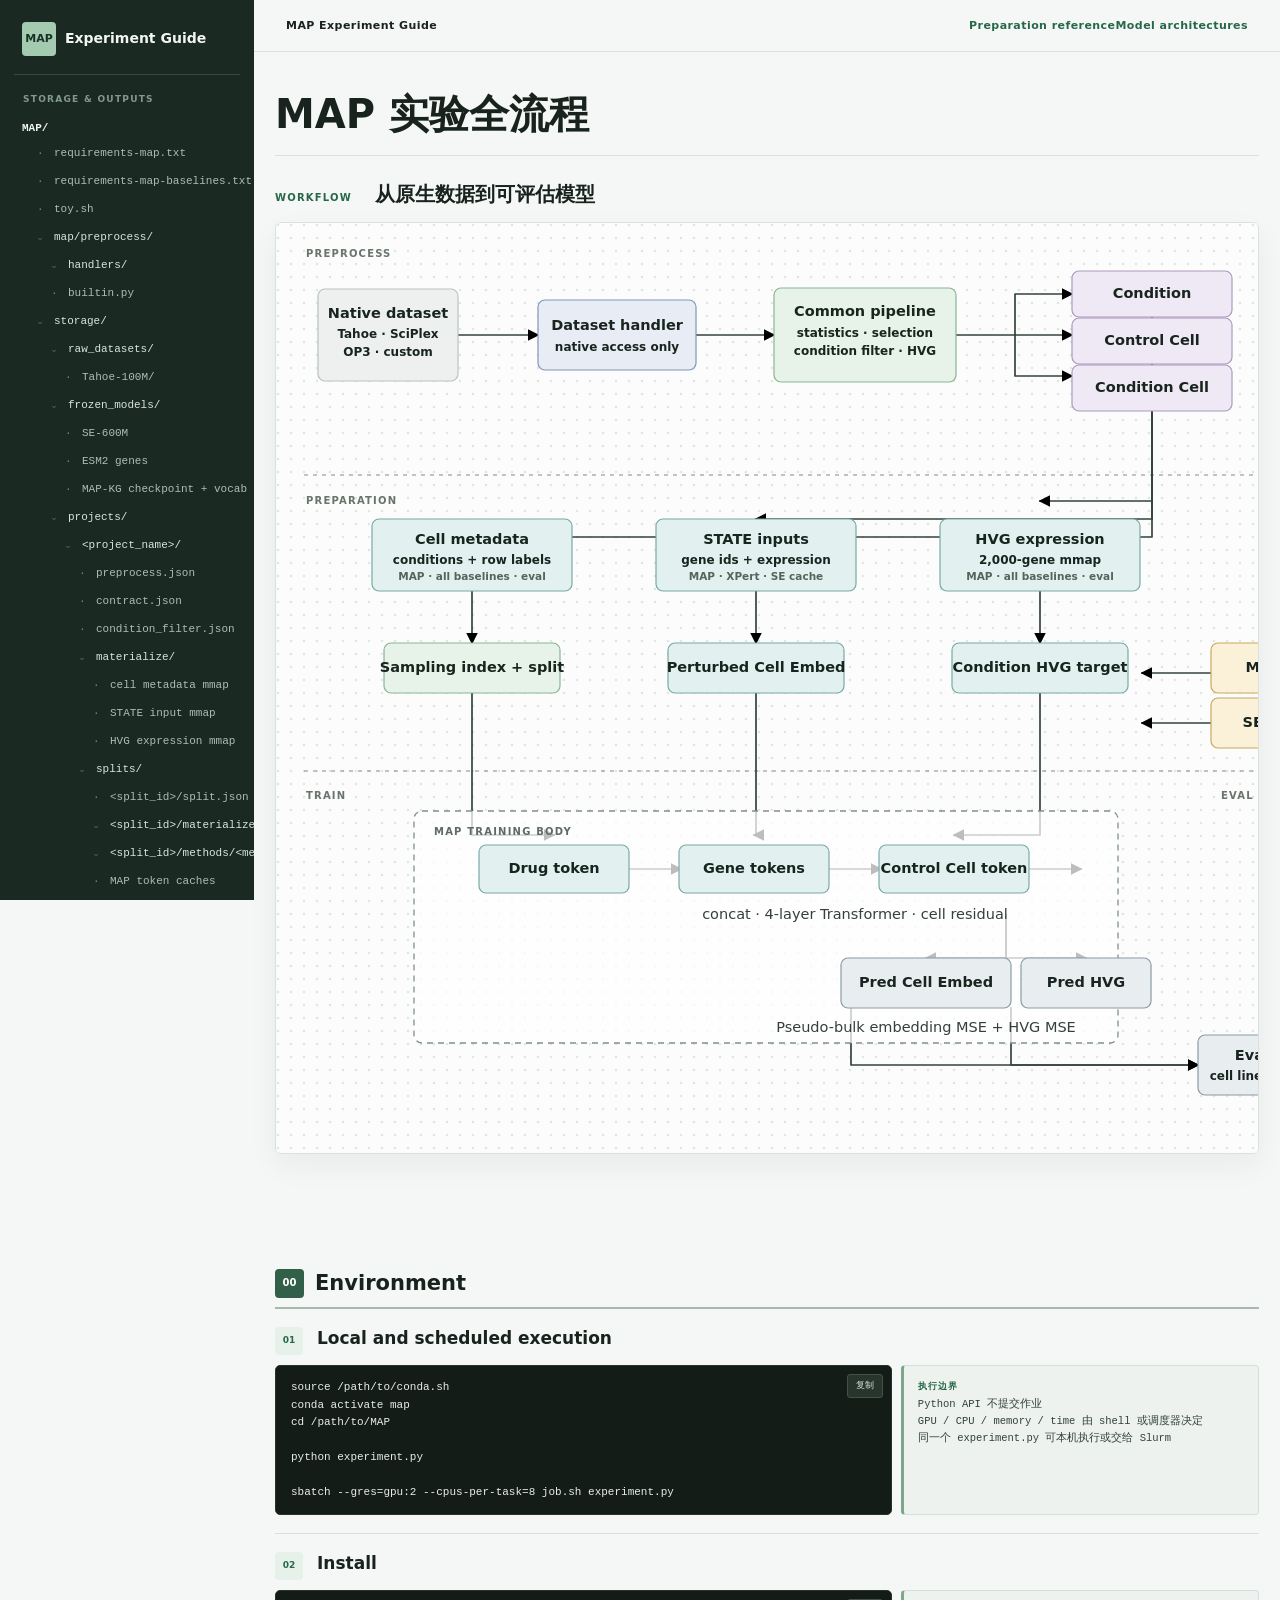
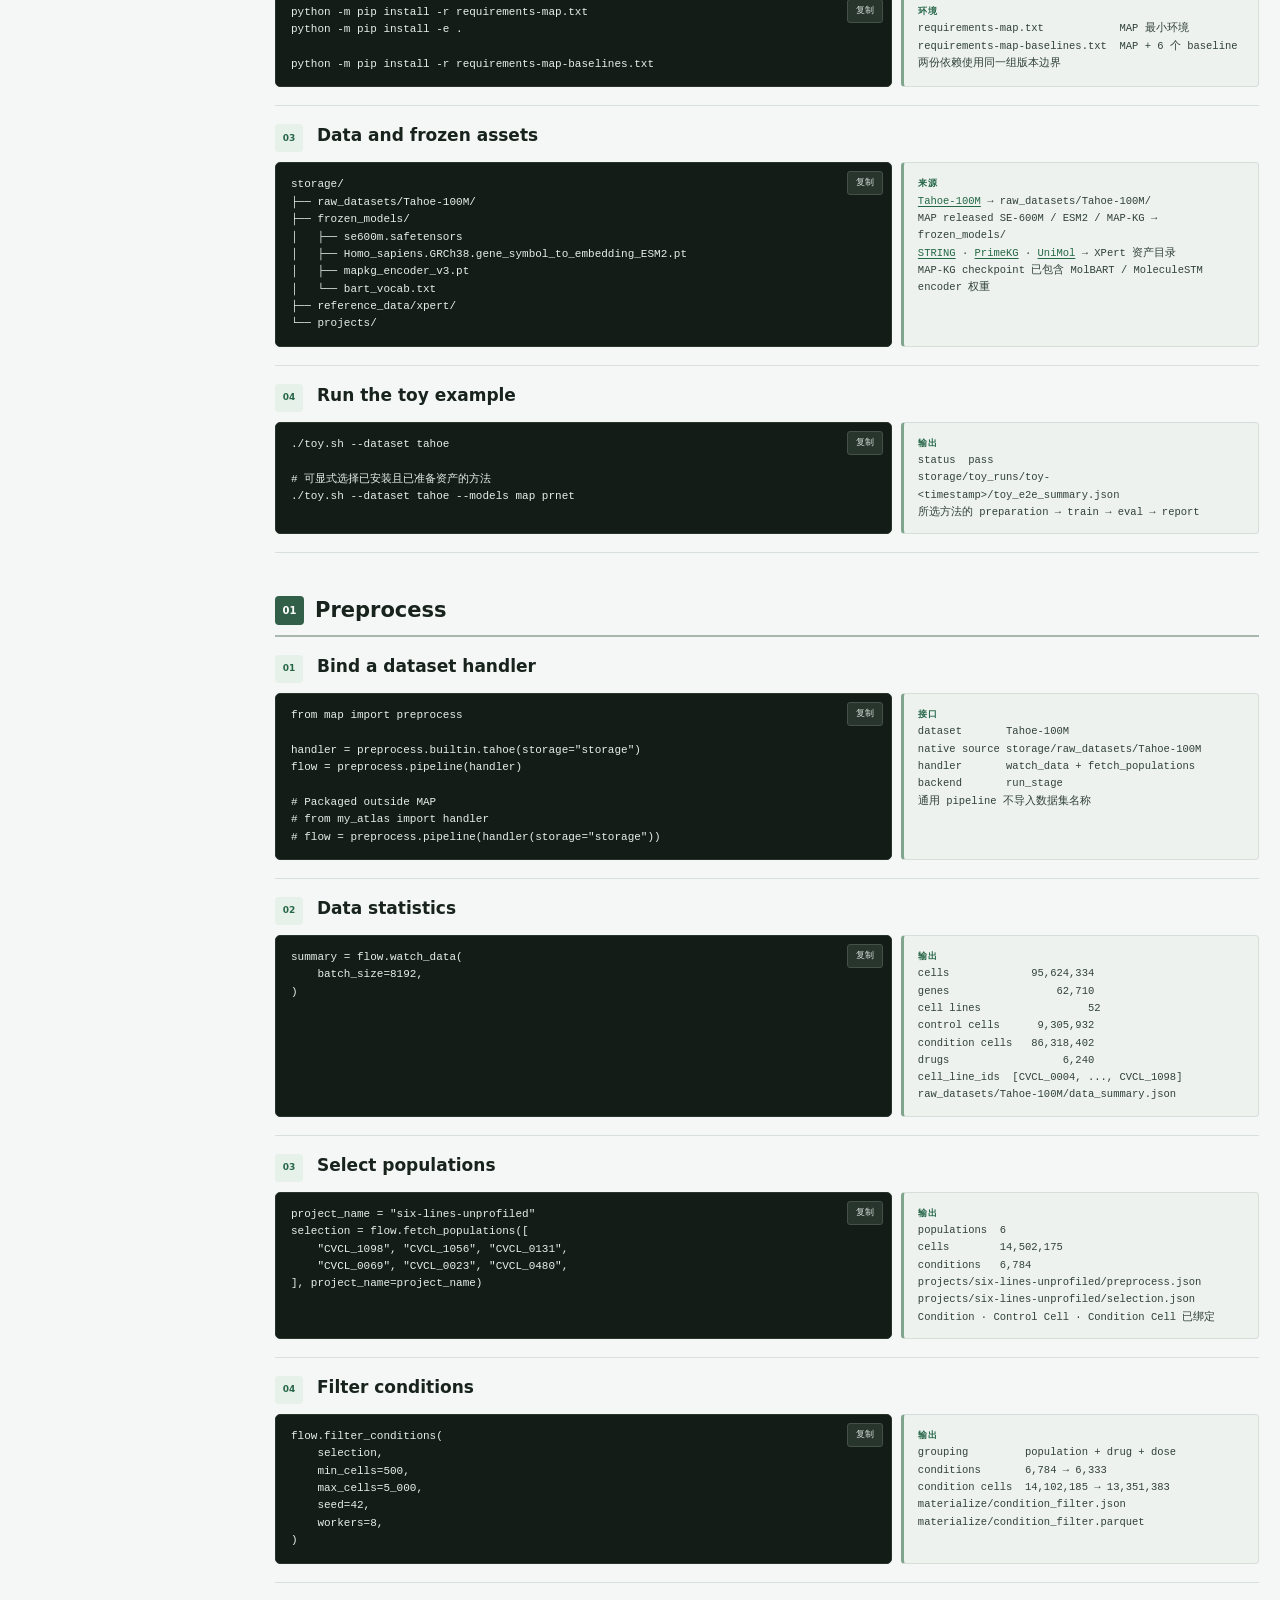
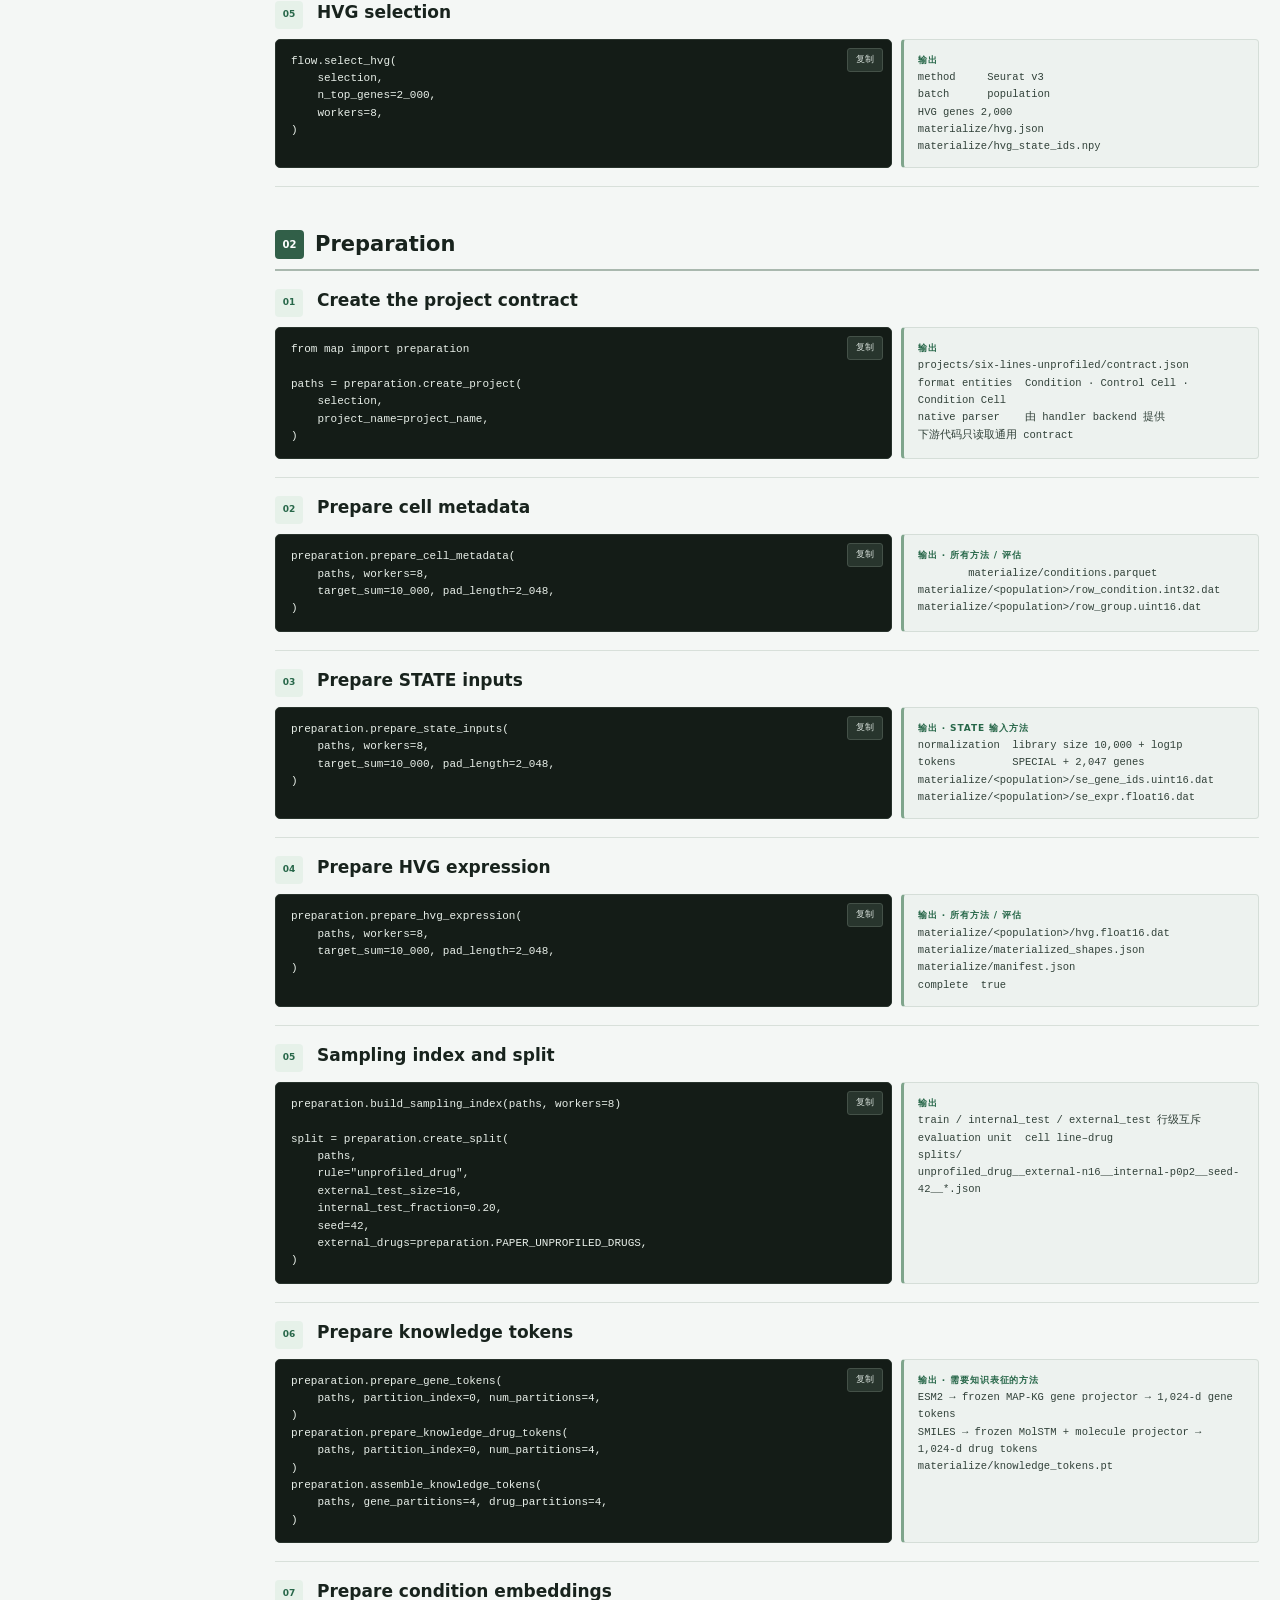
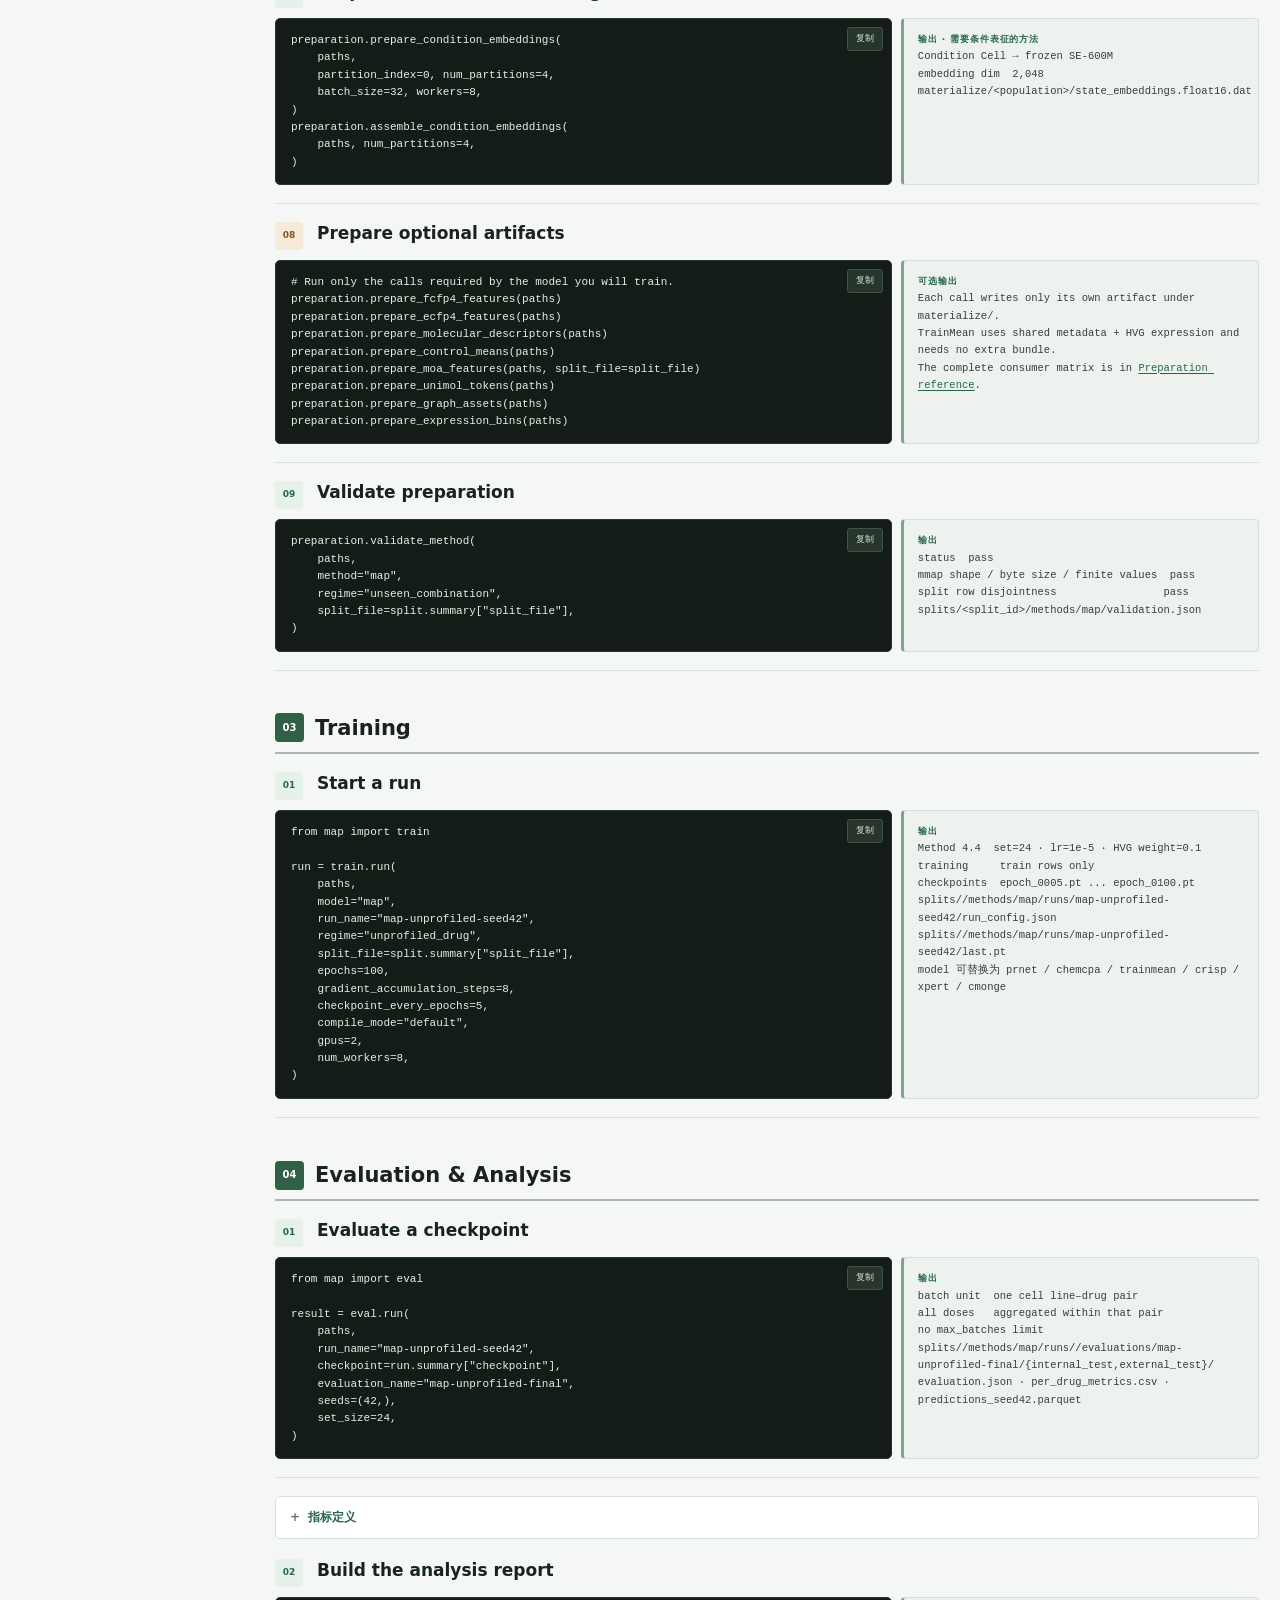
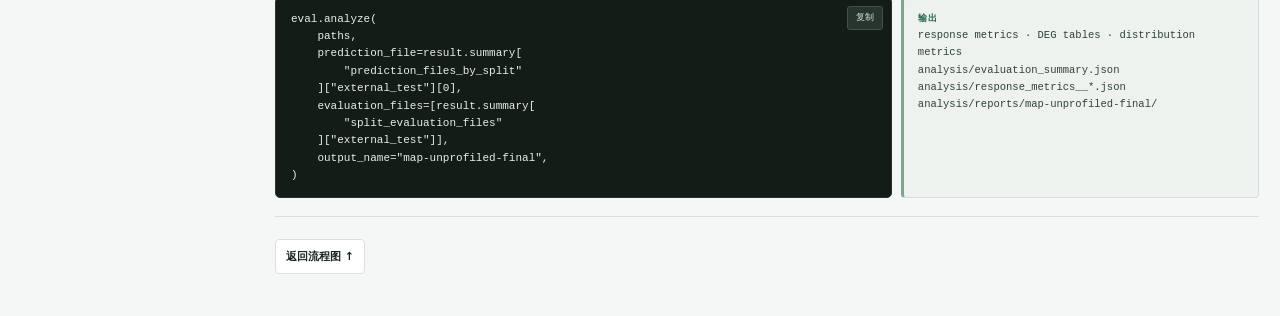
<file: docs/index.html>
<!doctype html>
<html lang="zh-CN">
<head>
  <meta charset="utf-8">
  <meta name="viewport" content="width=device-width,initial-scale=1">
  <title>MAP · 实验教程</title>
  <link rel="stylesheet" href="assets/style.css">
</head>
<body data-page="guide">
<div class="app-shell">
  <aside></aside>
  <main>
    <div class="topbar"><a href="#top">MAP Experiment Guide</a><span><a class="topbar-link" href="preparation.md">Preparation reference</a><a class="topbar-link" href="baselines.html">Model architectures</a></span></div>

    <div class="overview overview-map">
      <header id="top" class="hero map-hero anchor-section"><h1>MAP 实验全流程</h1></header>

      <section class="map-section" aria-labelledby="map-title">
        <div class="section-intro"><span>Workflow</span><h2 id="map-title">从原生数据到可评估模型</h2></div>
        <div class="map-scroll" role="region" aria-label="MAP 通用数据、准备、训练与评估流程" tabindex="0">
          <svg id="entity-workspace" class="map-diagram" viewBox="0 0 1140 930" role="img" aria-labelledby="diagram-title diagram-desc" data-entity="workspace">
            <title id="diagram-title">MAP 通用实验流程</title>
            <desc id="diagram-desc">数据集 handler 把原生数据映射为 Condition、Control Cell 和 Condition Cell，通用流程逐项物化数据并生成缓存，随后进入 MAP 训练、评估和分析。</desc>
            <defs>
              <pattern id="dot-grid" width="13" height="13" patternUnits="userSpaceOnUse"><circle cx="2" cy="2" r="1.35" fill="#dfe7e2"></circle></pattern>
              <marker id="diagram-arrow" viewBox="0 0 8 8" refX="7" refY="4" markerWidth="7" markerHeight="7" orient="auto"><path d="M0 0L8 4L0 8Z"></path></marker>
            </defs>
            <rect width="1140" height="930" fill="#fbfcfb"></rect>
            <rect width="1140" height="930" fill="url(#dot-grid)"></rect>

            <g class="diagram-phase-label">
              <text x="30" y="34">PREPROCESS</text>
              <text x="30" y="281">PREPARATION</text>
              <text x="30" y="576">TRAIN</text>
              <text x="945" y="576">EVAL</text>
            </g>
            <line x1="28" y1="252" x2="1112" y2="252" class="phase-divider"></line>
            <line x1="28" y1="548" x2="1112" y2="548" class="phase-divider"></line>

            <g class="diagram-wires">
              <path d="M182 112H262" class="arrow"></path>
              <path d="M420 112H498" class="arrow"></path>
              <path d="M680 112H739V71H796" class="arrow"></path>
              <path d="M739 112H796" class="arrow"></path>
              <path d="M739 112V153H796" class="arrow"></path>

              <path d="M876 94V314H196" class="arrow"></path>
              <path d="M876 136V296H480" class="arrow"></path>
              <path d="M876 178V278H764" class="arrow"></path>

              <path d="M196 368V420" class="arrow"></path>
              <path d="M480 368V420" class="arrow"></path>
              <path d="M764 368V420" class="arrow"></path>
              <path d="M935 450H866" class="arrow"></path>
              <path d="M935 500H866" class="arrow"></path>
              <path d="M196 470V612H278" class="arrow"></path>
              <path d="M480 470V612H478" class="arrow"></path>
              <path d="M764 470V612H678" class="arrow"></path>

              <path d="M353 646H405" class="arrow"></path>
              <path d="M553 646H605" class="arrow"></path>
              <path d="M753 646H805" class="arrow"></path>
              <path d="M730 692V735H650" class="arrow"></path>
              <path d="M730 692V735H810" class="arrow"></path>
              <path d="M575 785V842H922" class="arrow"></path>
              <path d="M735 785V842H922" class="arrow"></path>
              <path d="M1002 494V842" class="arrow"></path>
            </g>

            <g id="entity-raw" class="diagram-node node-source" data-entity="raw">
              <rect x="42" y="66" width="140" height="92"></rect>
              <text x="112" y="91"><tspan x="112">Native dataset</tspan><tspan x="112" dy="20" class="diagram-small">Tahoe · SciPlex</tspan><tspan x="112" dy="18" class="diagram-small">OP3 · custom</tspan></text>
            </g>
            <g id="entity-handler" class="diagram-node node-handler" data-entity="handler"><rect x="262" y="77" width="158" height="70"></rect><text x="341" y="103"><tspan x="341">Dataset handler</tspan><tspan x="341" dy="21" class="diagram-small">native access only</tspan></text></g>
            <g class="diagram-node node-action"><rect x="498" y="65" width="182" height="94"></rect><text x="589" y="89"><tspan x="589">Common pipeline</tspan><tspan x="589" dy="21" class="diagram-small">statistics · selection</tspan><tspan x="589" dy="18" class="diagram-small">condition filter · HVG</tspan></text></g>

            <g id="entity-condition" class="diagram-node node-contract" data-entity="condition"><rect x="796" y="48" width="160" height="46"></rect><text x="876" y="71">Condition</text></g>
            <g id="entity-control" class="diagram-node node-contract" data-entity="control"><rect x="796" y="95" width="160" height="46"></rect><text x="876" y="118">Control Cell</text></g>
            <g id="entity-condition-cell" class="diagram-node node-contract" data-entity="conditionCell"><rect x="796" y="142" width="160" height="46"></rect><text x="876" y="165">Condition Cell</text></g>

            <g id="entity-cell-metadata" class="diagram-node node-artifact" data-entity="cellMetadata"><rect x="96" y="296" width="200" height="72"></rect><text x="196" y="317"><tspan x="196">Cell metadata</tspan><tspan x="196" dy="20" class="diagram-small">conditions + row labels</tspan><tspan x="196" dy="17" class="diagram-small consumer">MAP · all baselines · eval</tspan></text></g>
            <g id="entity-state-inputs" class="diagram-node node-artifact" data-entity="stateInputs"><rect x="380" y="296" width="200" height="72"></rect><text x="480" y="317"><tspan x="480">STATE inputs</tspan><tspan x="480" dy="20" class="diagram-small">gene ids + expression</tspan><tspan x="480" dy="17" class="diagram-small consumer">MAP · XPert · SE cache</tspan></text></g>
            <g id="entity-hvg-expression" class="diagram-node node-artifact" data-entity="hvgExpression"><rect x="664" y="296" width="200" height="72"></rect><text x="764" y="317"><tspan x="764">HVG expression</tspan><tspan x="764" dy="20" class="diagram-small">2,000-gene mmap</tspan><tspan x="764" dy="17" class="diagram-small consumer">MAP · all baselines · eval</tspan></text></g>

            <g id="entity-splits" class="diagram-node node-action" data-entity="splits"><rect x="108" y="420" width="176" height="50"></rect><text x="196" y="445">Sampling index + split</text></g>
            <g id="entity-cell-cache" class="diagram-node node-artifact" data-entity="cellCache"><rect x="392" y="420" width="176" height="50"></rect><text x="480" y="445">Perturbed Cell Embed</text></g>
            <g id="entity-hvg-target" class="diagram-node node-artifact" data-entity="hvgTarget"><rect x="676" y="420" width="176" height="50"></rect><text x="764" y="445">Condition HVG target</text></g>
            <g id="entity-mapkg" class="diagram-node node-model" data-entity="mapkg"><rect x="935" y="420" width="134" height="50"></rect><text x="1002" y="445">MAP-KG</text></g>
            <g id="entity-se600m" class="diagram-node node-model" data-entity="se600m"><rect x="935" y="475" width="134" height="50"></rect><text x="1002" y="500">SE-600M</text></g>

            <g id="entity-runs" class="training-shell" data-entity="runs"><rect x="138" y="588" width="704" height="232"></rect><text x="158" y="612">MAP TRAINING BODY</text></g>
            <g id="entity-drug-cache" class="diagram-node node-artifact" data-entity="drugCache"><rect x="203" y="622" width="150" height="48"></rect><text x="278" y="646">Drug token</text></g>
            <g id="entity-gene-cache" class="diagram-node node-artifact" data-entity="geneCache"><rect x="403" y="622" width="150" height="48"></rect><text x="478" y="646">Gene tokens</text></g>
            <g id="entity-control-cache" class="diagram-node node-artifact" data-entity="controlCache"><rect x="603" y="622" width="150" height="48"></rect><text x="678" y="646">Control Cell token</text></g>
            <g class="internal-text"><text x="579" y="692">concat · 4-layer Transformer · cell residual</text></g>
            <g class="diagram-node node-evaluation"><rect x="565" y="735" width="170" height="50"></rect><text x="650" y="760">Pred Cell Embed</text></g>
            <g class="diagram-node node-evaluation"><rect x="745" y="735" width="130" height="50"></rect><text x="810" y="760">Pred HVG</text></g>
            <g class="internal-text"><text x="650" y="805">Pseudo-bulk embedding MSE + HVG MSE</text></g>

            <g id="entity-evaluations" class="diagram-node node-evaluation" data-entity="evaluations"><rect x="922" y="812" width="160" height="60"></rect><text x="1002" y="833"><tspan x="1002">Evaluation</tspan><tspan x="1002" dy="20" class="diagram-small">cell line–drug + DEG</tspan></text></g>
          </svg>
        </div>
      </section>
    </div>

    <div class="guide-page concise-guide">
      <header id="environment" class="detail-stage"><span>00</span><h2>Environment</h2></header>

      <section id="stage-jobs" class="chapter-section anchor-section lesson">
        <div class="lesson-head"><span>01</span><div><h2>Local and scheduled execution</h2></div></div>
        <div class="lesson-body"><div class="code-block"><button class="copy" type="button">复制</button><pre><code>source /path/to/conda.sh
conda activate map
cd /path/to/MAP

python experiment.py

sbatch --gres=gpu:2 --cpus-per-task=8 job.sh experiment.py</code></pre></div><pre class="real-output"><b>执行边界</b>
Python API 不提交作业
GPU / CPU / memory / time 由 shell 或调度器决定
同一个 experiment.py 可本机执行或交给 Slurm</pre></div>
      </section>

      <section id="install" class="chapter-section anchor-section lesson">
        <div class="lesson-head"><span>02</span><div><h2>Install</h2></div></div>
        <div class="lesson-body"><div class="code-block"><button class="copy" type="button">复制</button><pre><code>python -m pip install -r requirements-map.txt
python -m pip install -e .

python -m pip install -r requirements-map-baselines.txt</code></pre></div><pre class="real-output"><b>环境</b>
requirements-map.txt            MAP 最小环境
requirements-map-baselines.txt  MAP + 6 个 baseline
两份依赖使用同一组版本边界</pre></div>
      </section>

      <section id="assets" class="chapter-section anchor-section lesson">
        <div class="lesson-head"><span>03</span><div><h2>Data and frozen assets</h2></div></div>
        <div class="lesson-body"><div class="code-block"><button class="copy" type="button">复制</button><pre><code>storage/
├── raw_datasets/Tahoe-100M/
├── frozen_models/
│   ├── se600m.safetensors
│   ├── Homo_sapiens.GRCh38.gene_symbol_to_embedding_ESM2.pt
│   ├── mapkg_encoder_v3.pt
│   └── bart_vocab.txt
├── reference_data/xpert/
└── projects/</code></pre></div><pre class="real-output"><b>来源</b>
<a href="https://huggingface.co/datasets/tahoebio/Tahoe-100M">Tahoe-100M</a> → raw_datasets/Tahoe-100M/
MAP released SE-600M / ESM2 / MAP-KG → frozen_models/
<a href="https://stringdb-downloads.org/download/protein.links.v12.0/9606.protein.links.v12.0.txt.gz">STRING</a> · <a href="https://dataverse.harvard.edu/api/access/datafile/6180620">PrimeKG</a> · <a href="https://huggingface.co/dptech/Uni-Mol-Models/resolve/main/mol_pre_all_h_220816.pt">UniMol</a> → XPert 资产目录
MAP-KG checkpoint 已包含 MolBART / MoleculeSTM encoder 权重</pre></div>
      </section>

      <section id="toy-workflow" class="chapter-section anchor-section lesson">
        <div class="lesson-head"><span>04</span><div><h2>Run the toy example</h2></div></div>
        <div class="lesson-body"><div class="code-block"><button class="copy" type="button">复制</button><pre><code>./toy.sh --dataset tahoe

# 可显式选择已安装且已准备资产的方法
./toy.sh --dataset tahoe --models map prnet</code></pre></div><pre class="real-output"><b>输出</b>
status  pass
storage/toy_runs/toy-&lt;timestamp&gt;/toy_e2e_summary.json
所选方法的 preparation → train → eval → report</pre></div>
      </section>

      <header id="preprocess" class="detail-stage"><span>01</span><h2>Preprocess</h2></header>

      <section id="bind-handler" class="chapter-section anchor-section lesson">
        <div class="lesson-head"><span>01</span><div><h2>Bind a dataset handler</h2></div></div>
        <div class="lesson-body"><div class="code-block"><button class="copy" type="button">复制</button><pre><code>from map import preprocess

handler = preprocess.builtin.tahoe(storage="storage")
flow = preprocess.pipeline(handler)

# Packaged outside MAP
# from my_atlas import handler
# flow = preprocess.pipeline(handler(storage="storage"))</code></pre></div><pre class="real-output"><b>接口</b>
dataset       Tahoe-100M
native source storage/raw_datasets/Tahoe-100M
handler       watch_data + fetch_populations
backend       run_stage
通用 pipeline 不导入数据集名称</pre></div>
      </section>

      <section id="data-statistics" class="chapter-section anchor-section lesson">
        <div class="lesson-head"><span>02</span><div><h2>Data statistics</h2></div></div>
        <div class="lesson-body"><div class="code-block"><button class="copy" type="button">复制</button><pre><code>summary = flow.watch_data(
    batch_size=8192,
)</code></pre></div><pre class="real-output"><b>输出</b>
cells             95,624,334
genes                 62,710
cell lines                 52
control cells      9,305,932
condition cells   86,318,402
drugs                  6,240
cell_line_ids  [CVCL_0004, ..., CVCL_1098]
raw_datasets/Tahoe-100M/data_summary.json</pre></div>
      </section>

      <section id="fetch-populations" class="chapter-section anchor-section lesson">
        <div class="lesson-head"><span>03</span><div><h2>Select populations</h2></div></div>
        <div class="lesson-body"><div class="code-block"><button class="copy" type="button">复制</button><pre><code>project_name = "six-lines-unprofiled"
selection = flow.fetch_populations([
    "CVCL_1098", "CVCL_1056", "CVCL_0131",
    "CVCL_0069", "CVCL_0023", "CVCL_0480",
], project_name=project_name)</code></pre></div><pre class="real-output"><b>输出</b>
populations  6
cells        14,502,175
conditions   6,784
projects/six-lines-unprofiled/preprocess.json
projects/six-lines-unprofiled/selection.json
Condition · Control Cell · Condition Cell 已绑定</pre></div>
      </section>

      <section id="filter-conditions" class="chapter-section anchor-section lesson">
        <div class="lesson-head"><span>04</span><div><h2>Filter conditions</h2></div></div>
        <div class="lesson-body"><div class="code-block"><button class="copy" type="button">复制</button><pre><code>flow.filter_conditions(
    selection,
    min_cells=500,
    max_cells=5_000,
    seed=42,
    workers=8,
)</code></pre></div><pre class="real-output"><b>输出</b>
grouping         population + drug + dose
conditions       6,784 → 6,333
condition cells  14,102,185 → 13,351,383
materialize/condition_filter.json
materialize/condition_filter.parquet</pre></div>
      </section>

      <section id="hvg-selection" class="chapter-section anchor-section lesson">
        <div class="lesson-head"><span>05</span><div><h2>HVG selection</h2></div></div>
        <div class="lesson-body"><div class="code-block"><button class="copy" type="button">复制</button><pre><code>flow.select_hvg(
    selection,
    n_top_genes=2_000,
    workers=8,
)</code></pre></div><pre class="real-output"><b>输出</b>
method     Seurat v3
batch      population
HVG genes 2,000
materialize/hvg.json
materialize/hvg_state_ids.npy</pre></div>
      </section>

      <header id="preparation" class="detail-stage"><span>02</span><h2>Preparation</h2></header>

      <section id="create-project" class="chapter-section anchor-section lesson">
        <div class="lesson-head"><span>01</span><div><h2>Create the project contract</h2></div></div>
        <div class="lesson-body"><div class="code-block"><button class="copy" type="button">复制</button><pre><code>from map import preparation

paths = preparation.create_project(
    selection,
    project_name=project_name,
)</code></pre></div><pre class="real-output"><b>输出</b>
projects/six-lines-unprofiled/contract.json
format entities  Condition · Control Cell · Condition Cell
native parser    由 handler backend 提供
下游代码只读取通用 contract</pre></div>
      </section>

      <section id="materialize-cell-metadata" class="chapter-section anchor-section lesson">
        <div class="lesson-head"><span>02</span><div><h2>Prepare cell metadata</h2></div></div>
        <div class="lesson-body"><div class="code-block"><button class="copy" type="button">复制</button><pre><code>preparation.prepare_cell_metadata(
    paths, workers=8,
    target_sum=10_000, pad_length=2_048,
)</code></pre></div><pre class="real-output"><b>输出 · 所有方法 / 评估</b>
        materialize/conditions.parquet
materialize/&lt;population&gt;/row_condition.int32.dat
materialize/&lt;population&gt;/row_group.uint16.dat</pre></div>
      </section>

      <section id="materialize-state-inputs" class="chapter-section anchor-section lesson">
        <div class="lesson-head"><span>03</span><div><h2>Prepare STATE inputs</h2></div></div>
        <div class="lesson-body"><div class="code-block"><button class="copy" type="button">复制</button><pre><code>preparation.prepare_state_inputs(
    paths, workers=8,
    target_sum=10_000, pad_length=2_048,
)</code></pre></div><pre class="real-output"><b>输出 · STATE 输入方法</b>
normalization  library size 10,000 + log1p
tokens         SPECIAL + 2,047 genes
materialize/&lt;population&gt;/se_gene_ids.uint16.dat
materialize/&lt;population&gt;/se_expr.float16.dat</pre></div>
      </section>

      <section id="materialize-hvg-expression" class="chapter-section anchor-section lesson">
        <div class="lesson-head"><span>04</span><div><h2>Prepare HVG expression</h2></div></div>
        <div class="lesson-body"><div class="code-block"><button class="copy" type="button">复制</button><pre><code>preparation.prepare_hvg_expression(
    paths, workers=8,
    target_sum=10_000, pad_length=2_048,
)</code></pre></div><pre class="real-output"><b>输出 · 所有方法 / 评估</b>
materialize/&lt;population&gt;/hvg.float16.dat
materialize/materialized_shapes.json
materialize/manifest.json
complete  true</pre></div>
      </section>

      <section id="sampling-split" class="chapter-section anchor-section lesson">
        <div class="lesson-head"><span>05</span><div><h2>Sampling index and split</h2></div></div>
        <div class="lesson-body"><div class="code-block"><button class="copy" type="button">复制</button><pre><code>preparation.build_sampling_index(paths, workers=8)

split = preparation.create_split(
    paths,
    rule="unprofiled_drug",
    external_test_size=16,
    internal_test_fraction=0.20,
    seed=42,
    external_drugs=preparation.PAPER_UNPROFILED_DRUGS,
)</code></pre></div><pre class="real-output"><b>输出</b>
train / internal_test / external_test 行级互斥
evaluation unit  cell line–drug
splits/
unprofiled_drug__external-n16__internal-p0p2__seed-42__*.json</pre></div>
      </section>

      <section id="knowledge-cache" class="chapter-section anchor-section lesson">
        <div class="lesson-head"><span>06</span><div><h2>Prepare knowledge tokens</h2></div></div>
        <div class="lesson-body"><div class="code-block"><button class="copy" type="button">复制</button><pre><code>preparation.prepare_gene_tokens(
    paths, partition_index=0, num_partitions=4,
)
preparation.prepare_knowledge_drug_tokens(
    paths, partition_index=0, num_partitions=4,
)
preparation.assemble_knowledge_tokens(
    paths, gene_partitions=4, drug_partitions=4,
)</code></pre></div><pre class="real-output"><b>输出 · 需要知识表征的方法</b>
ESM2 → frozen MAP-KG gene projector → 1,024-d gene tokens
SMILES → frozen MolSTM + molecule projector → 1,024-d drug tokens
materialize/knowledge_tokens.pt</pre></div>
      </section>

      <section id="state-cache" class="chapter-section anchor-section lesson">
        <div class="lesson-head"><span>07</span><div><h2>Prepare condition embeddings</h2></div></div>
        <div class="lesson-body"><div class="code-block"><button class="copy" type="button">复制</button><pre><code>preparation.prepare_condition_embeddings(
    paths,
    partition_index=0, num_partitions=4,
    batch_size=32, workers=8,
)
preparation.assemble_condition_embeddings(
    paths, num_partitions=4,
)</code></pre></div><pre class="real-output"><b>输出 · 需要条件表征的方法</b>
Condition Cell → frozen SE-600M
embedding dim  2,048
materialize/&lt;population&gt;/state_embeddings.float16.dat</pre></div>
      </section>

      <section id="baseline-preparation" class="chapter-section anchor-section lesson optional-lesson">
        <div class="lesson-head"><span>08</span><div><h2>Prepare optional artifacts</h2></div></div>
        <div class="lesson-body"><div class="code-block"><button class="copy" type="button">复制</button><pre><code># Run only the calls required by the model you will train.
preparation.prepare_fcfp4_features(paths)
preparation.prepare_ecfp4_features(paths)
preparation.prepare_molecular_descriptors(paths)
preparation.prepare_control_means(paths)
preparation.prepare_moa_features(paths, split_file=split_file)
preparation.prepare_unimol_tokens(paths)
preparation.prepare_graph_assets(paths)
preparation.prepare_expression_bins(paths)</code></pre></div><pre class="real-output"><b>可选输出</b>
Each call writes only its own artifact under materialize/.
TrainMean uses shared metadata + HVG expression and needs no extra bundle.
The complete consumer matrix is in <a href="preparation.md">Preparation reference</a>.</pre></div>
      </section>

      <section id="validate" class="chapter-section anchor-section lesson">
        <div class="lesson-head"><span>09</span><div><h2>Validate preparation</h2></div></div>
        <div class="lesson-body"><div class="code-block"><button class="copy" type="button">复制</button><pre><code>preparation.validate_method(
    paths,
    method="map",
    regime="unseen_combination",
    split_file=split.summary["split_file"],
)</code></pre></div><pre class="real-output"><b>输出</b>
status  pass
mmap shape / byte size / finite values  pass
split row disjointness                 pass
splits/&lt;split_id&gt;/methods/map/validation.json</pre></div>
      </section>

      <header id="train" class="detail-stage"><span>03</span><h2>Training</h2></header>
      <section id="train-run" class="chapter-section anchor-section lesson">
        <div class="lesson-head"><span>01</span><div><h2>Start a run</h2></div></div>
        <div class="lesson-body"><div class="code-block"><button class="copy" type="button">复制</button><pre><code>from map import train

run = train.run(
    paths,
    model="map",
    run_name="map-unprofiled-seed42",
    regime="unprofiled_drug",
    split_file=split.summary["split_file"],
    epochs=100,
    gradient_accumulation_steps=8,
    checkpoint_every_epochs=5,
    compile_mode="default",
    gpus=2,
    num_workers=8,
)</code></pre></div><pre class="real-output"><b>输出</b>
Method 4.4  set=24 · lr=1e-5 · HVG weight=0.1
training     train rows only
checkpoints  epoch_0005.pt ... epoch_0100.pt
splits/<split_id>/methods/map/runs/map-unprofiled-seed42/run_config.json
splits/<split_id>/methods/map/runs/map-unprofiled-seed42/last.pt
model 可替换为 prnet / chemcpa / trainmean / crisp / xpert / cmonge</pre></div>
      </section>

      <header id="evaluation" class="detail-stage"><span>04</span><h2>Evaluation &amp; Analysis</h2></header>
      <section id="evaluate-run" class="chapter-section anchor-section lesson">
        <div class="lesson-head"><span>01</span><div><h2>Evaluate a checkpoint</h2></div></div>
        <div class="lesson-body"><div class="code-block"><button class="copy" type="button">复制</button><pre><code>from map import eval

result = eval.run(
    paths,
    run_name="map-unprofiled-seed42",
    checkpoint=run.summary["checkpoint"],
    evaluation_name="map-unprofiled-final",
    seeds=(42,),
    set_size=24,
)</code></pre></div><pre class="real-output"><b>输出</b>
batch unit  one cell line–drug pair
all doses   aggregated within that pair
no max_batches limit
splits/<split_id>/methods/map/runs/<run_name>/evaluations/map-unprofiled-final/{internal_test,external_test}/
evaluation.json · per_drug_metrics.csv · predictions_seed42.parquet</pre></div>
      </section>

      <details class="metric-definitions">
        <summary>指标定义</summary>
        <div class="metric-table-wrap"><table>
          <thead><tr><th>指标</th><th>方向</th><th>口径</th></tr></thead>
          <tbody>
            <tr><td>HVG Pearson Δ</td><td>↑</td><td>HVG 预测与真实扰动响应的 Pearson 相关。</td></tr>
            <tr><td>HVG Direction Accuracy</td><td>↑</td><td>HVG 上调、下调或不变方向一致率。</td></tr>
            <tr><td>HVG PDS</td><td>↑</td><td>原论文 Manhattan 距离的扰动识别分数。</td></tr>
            <tr><td>Top-k DEG Pearson Δ</td><td>↑</td><td>同一 cell line–drug 的显著 DEG 中按真实效应量取前 k。</td></tr>
            <tr><td>Top-k DEG Direction / Overlap</td><td>↑</td><td>Top-k DEG 方向一致率与集合重叠。</td></tr>
            <tr><td>DEG AUROC / AUPRC</td><td>↑</td><td>预测效应量识别显著 DEG 的排序能力。</td></tr>
            <tr><td>R² / PCC</td><td>↑</td><td>预测与真实表达的决定系数 / Pearson 相关。</td></tr>
            <tr><td>MSE</td><td>↓</td><td>预测与真实表达均方误差。</td></tr>
            <tr><td>Wasserstein / MMD / Sinkhorn</td><td>↓</td><td>预测与真实单细胞分布距离。</td></tr>
            <tr><td>CSS</td><td>↓</td><td>协方差结构的归一化 Frobenius 差异。</td></tr>
            <tr><td>Disentanglement / Biological</td><td>↑</td><td>因素分离程度与细胞群体响应综合分数。</td></tr>
            <tr><td>Throughput / Peak GPU memory</td><td>↑ / ↓</td><td>每秒完成的 cell line–drug 条件与峰值显存。</td></tr>
          </tbody>
        </table></div>
      </details>

      <section id="analysis" class="chapter-section anchor-section lesson">
        <div class="lesson-head"><span>02</span><div><h2>Build the analysis report</h2></div></div>
        <div class="lesson-body"><div class="code-block"><button class="copy" type="button">复制</button><pre><code>eval.analyze(
    paths,
    prediction_file=result.summary[
        "prediction_files_by_split"
    ]["external_test"][0],
    evaluation_files=[result.summary[
        "split_evaluation_files"
    ]["external_test"]],
    output_name="map-unprofiled-final",
)</code></pre></div><pre class="real-output"><b>输出</b>
response metrics · DEG tables · distribution metrics
analysis/evaluation_summary.json
analysis/response_metrics__*.json
analysis/reports/map-unprofiled-final/</pre></div>
      </section>

      <nav class="details-footer"><a href="#top">返回流程图 ↑</a></nav>
    </div>
  </main>
</div>
<script src="assets/site.js"></script>
</body>
</html>
</file>
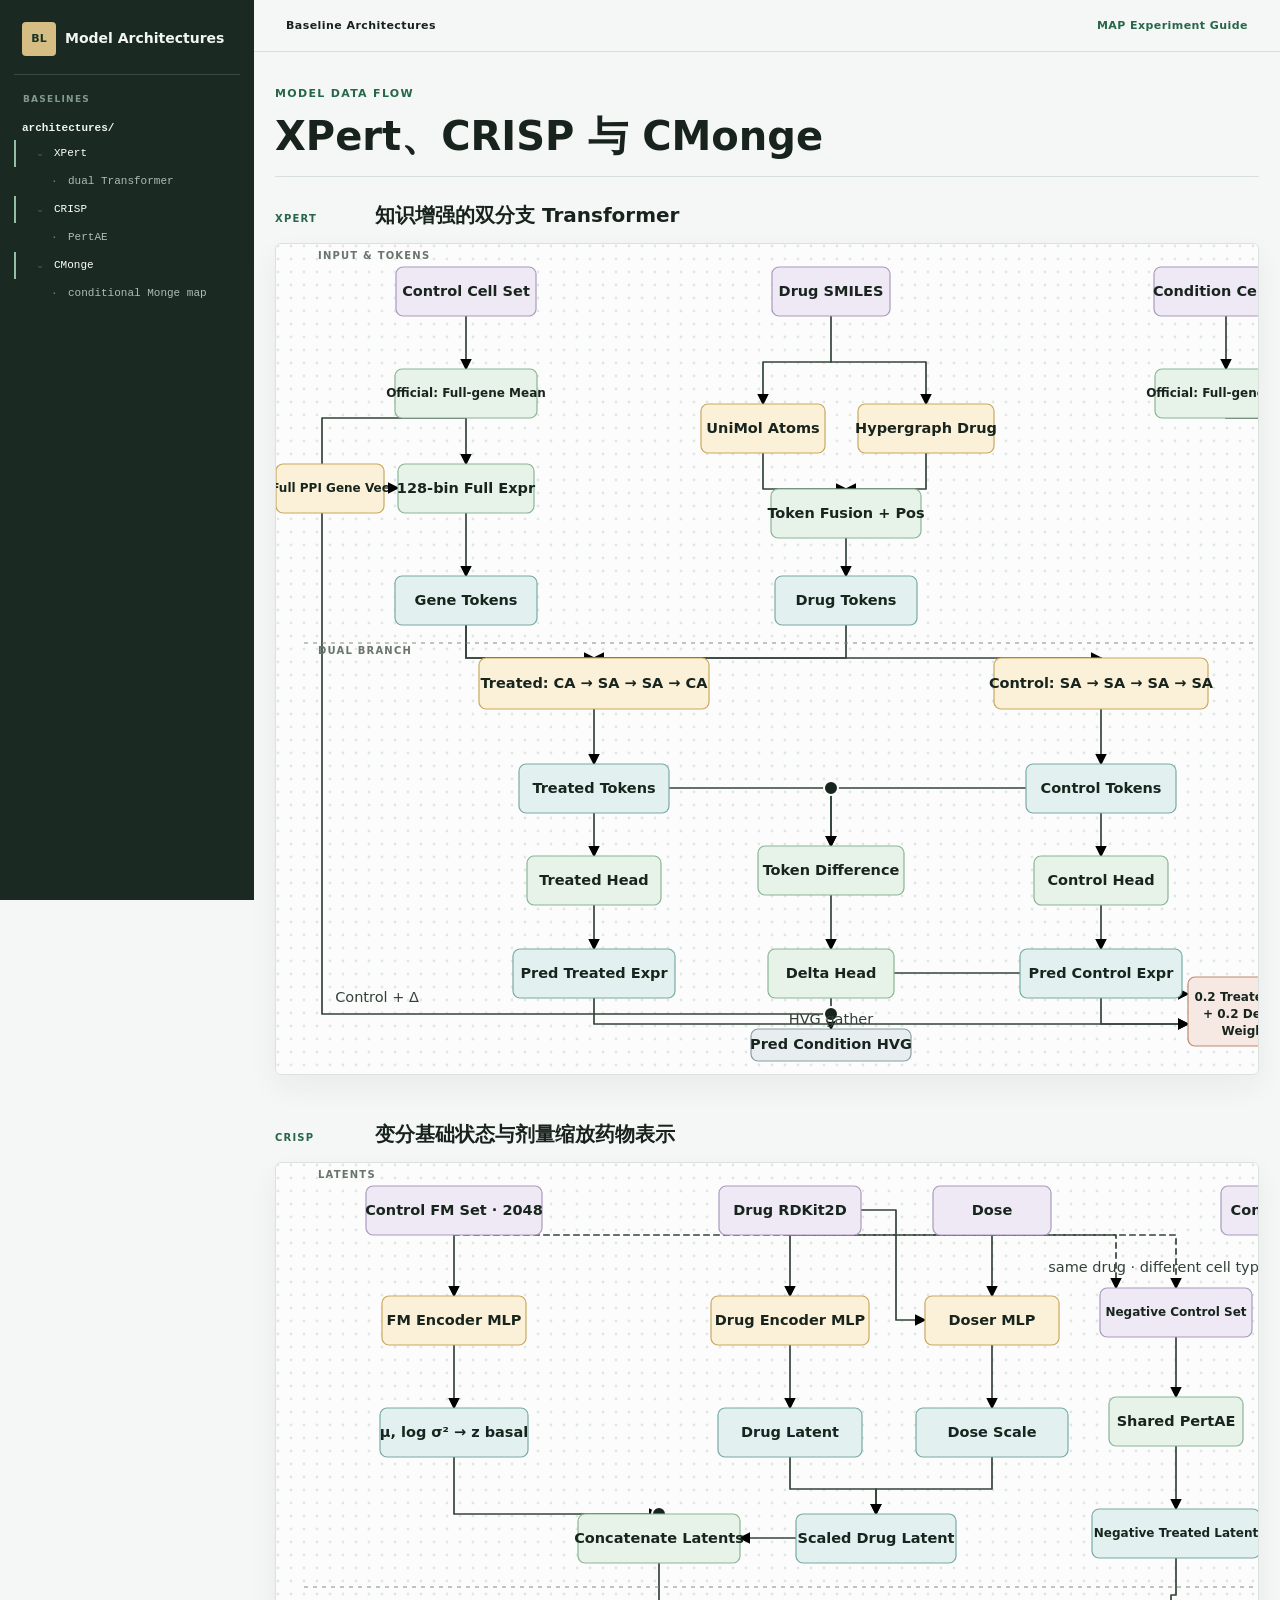
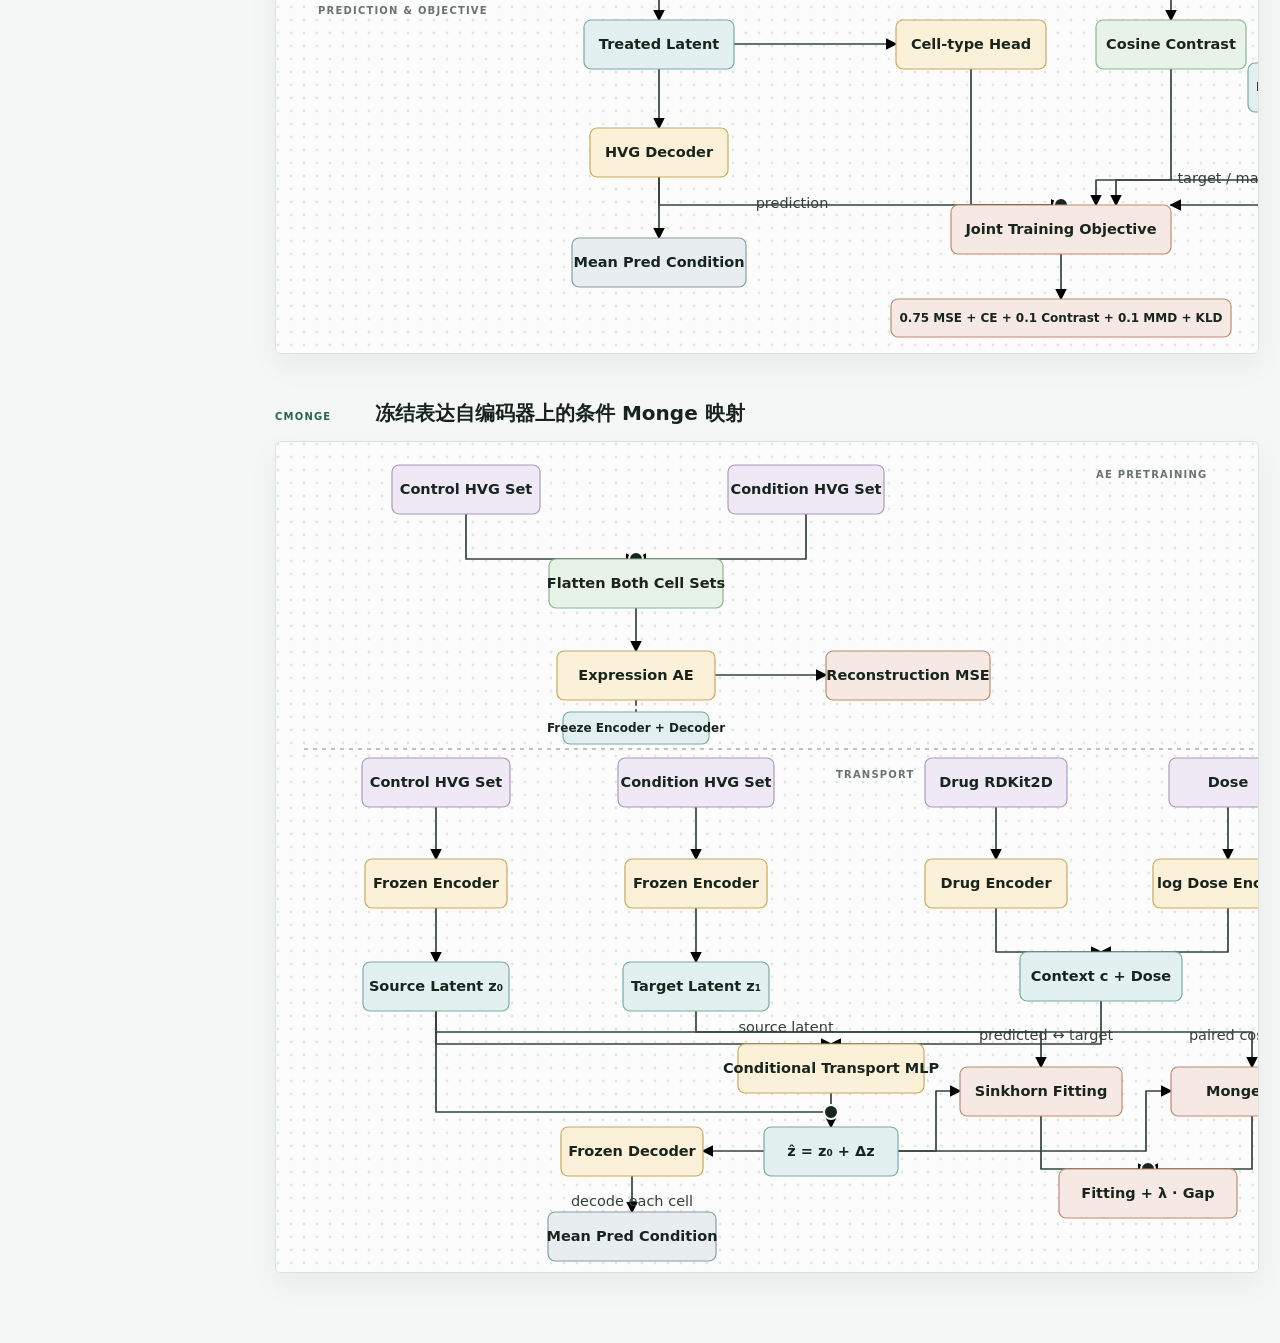
<file: docs/baselines.html>
<!doctype html>
<html lang="zh-CN">
<head>
  <meta charset="utf-8">
  <meta name="viewport" content="width=device-width,initial-scale=1">
  <title>MAP · Baseline Architectures</title>
  <link rel="stylesheet" href="assets/style.css">
</head>
<body class="architecture-page" data-page="architectures">
<div class="app-shell">
  <aside>
    <a class="side-brand" href="#top"><span>BL</span><strong>Model Architectures</strong></a>
    <div class="side-caption">BASELINES</div>
    <nav class="project-tree" aria-label="Baseline architecture navigation">
      <div class="tree-root">architectures/</div>
      <a class="tree-item tree-dir current" style="--depth:1" href="#xpert"><i>⌄</i><span>XPert</span></a>
      <a class="tree-item tree-file" style="--depth:2" href="#xpert"><i>·</i><span>dual Transformer</span></a>
      <a class="tree-item tree-dir current" style="--depth:1" href="#crisp"><i>⌄</i><span>CRISP</span></a>
      <a class="tree-item tree-file" style="--depth:2" href="#crisp"><i>·</i><span>PertAE</span></a>
      <a class="tree-item tree-dir current" style="--depth:1" href="#cmonge"><i>⌄</i><span>CMonge</span></a>
      <a class="tree-item tree-file" style="--depth:2" href="#cmonge"><i>·</i><span>conditional Monge map</span></a>
    </nav>
  </aside>

  <main>
    <div class="topbar"><a href="#top">Baseline Architectures</a><a class="topbar-link" href="index.html">MAP Experiment Guide</a></div>
    <div class="overview">
      <header id="top" class="hero anchor-section">
        <span class="kicker">MODEL DATA FLOW</span>
        <h1>XPert、CRISP 与 CMonge</h1>
      </header>

      <section id="xpert" class="map-section anchor-section" aria-labelledby="xpert-title">
        <div class="section-intro"><span>XPert</span><h2 id="xpert-title">知识增强的双分支 Transformer</h2></div>
        <div class="map-scroll" role="region" aria-label="XPert 模型架构图" tabindex="0">
          <svg id="xpert-diagram" class="map-diagram" viewBox="0 0 1140 830" role="img" aria-labelledby="xpert-diagram-title xpert-diagram-desc">
            <title id="xpert-diagram-title">XPert 模型架构</title>
            <desc id="xpert-diagram-desc">XPert 默认使用 official 的逐细胞稀疏全基因表达，在完整基因空间聚合并分箱。控制表达与 PPI 基因向量形成基因 token，药物的 UniMol 原子表示和图表示形成药物 token，随后进入处理分支和控制分支，使用二者差异预测扰动增量并在 HVG 上评估。</desc>
            <defs>
              <pattern id="xpert-grid" width="13" height="13" patternUnits="userSpaceOnUse"><circle cx="2" cy="2" r="1.4" fill="#dfe7e2"></circle></pattern>
              <marker id="xpert-arrow" viewBox="0 0 8 8" refX="7" refY="4" markerWidth="7" markerHeight="7" orient="auto"><path d="M0 0L8 4L0 8Z"></path></marker>
            </defs>
            <rect width="1140" height="830" fill="#fbfcfb"></rect>
            <rect width="1140" height="830" fill="url(#xpert-grid)"></rect>

            <g class="diagram-wires">
              <path d="M190 72V125" class="arrow"></path>
              <path d="M190 174V220" class="arrow"></path>
              <path d="M72 244H122" class="arrow"></path>
              <path d="M190 269V332" class="arrow"></path>

              <path d="M555 72V118H487V160" class="arrow"></path>
              <path d="M555 118H650V160" class="arrow"></path>
              <path d="M487 209V245H570" class="arrow"></path>
              <path d="M650 209V245H570" class="arrow"></path>
              <path d="M570 294V332" class="arrow"></path>

              <path d="M950 72V125" class="arrow"></path>
              <path d="M950 174H1090V710H1012V733" class="arrow"></path>

              <path d="M190 381V414H318" class="arrow"></path>
              <path d="M570 381V414H318" class="arrow"></path>
              <path d="M190 381V414H825" class="arrow"></path>
              <path d="M318 465V520" class="arrow"></path>
              <path d="M825 465V520" class="arrow"></path>

              <path d="M318 569V612" class="arrow"></path>
              <path d="M825 569V612" class="arrow"></path>
              <path d="M393 544H555V602" class="arrow"></path>
              <path d="M750 544H555V602" class="arrow"></path>

              <path d="M318 661V705" class="arrow"></path>
              <path d="M825 661V705" class="arrow"></path>
              <path d="M555 651V705" class="arrow"></path>
              <path d="M190 174H46V770H555"></path>
              <path d="M555 754V770"></path>
              <path d="M555 770V785" class="arrow"></path>

              <path d="M318 754V780H912" class="arrow"></path>
              <path d="M825 754V780H912" class="arrow"></path>
              <path d="M618 729H870V750H912" class="arrow"></path>
            </g>

            <line x1="28" y1="399" x2="1112" y2="399" class="phase-divider"></line>
            <g class="diagram-phase-label"><text x="42" y="15">INPUT &amp; TOKENS</text><text x="42" y="410">DUAL BRANCH</text></g>
            <g class="merge-points"><circle cx="555" cy="544" r="7"></circle><circle cx="555" cy="770" r="7"></circle></g>

            <g class="diagram-node node-contract"><rect x="120" y="23" width="140" height="49"></rect><text x="190" y="47.5">Control Cell Set</text></g>
            <g class="diagram-node node-action"><rect x="119" y="125" width="142" height="49"></rect><text class="diagram-small" x="190" y="149.5">Official: Full-gene Mean</text></g>
            <g class="diagram-node node-model"><rect x="0" y="220" width="108" height="49"></rect><text class="diagram-small" x="54" y="244.5">Full PPI Gene Vec</text></g>
            <g class="diagram-node node-action"><rect x="122" y="220" width="136" height="49"></rect><text x="190" y="244.5">128-bin Full Expr</text></g>
            <g class="diagram-node node-artifact"><rect x="119" y="332" width="142" height="49"></rect><text x="190" y="356.5">Gene Tokens</text></g>

            <g class="diagram-node node-contract"><rect x="496" y="23" width="118" height="49"></rect><text x="555" y="47.5">Drug SMILES</text></g>
            <g class="diagram-node node-model"><rect x="425" y="160" width="124" height="49"></rect><text x="487" y="184.5">UniMol Atoms</text></g>
            <g class="diagram-node node-model"><rect x="582" y="160" width="136" height="49"></rect><text x="650" y="184.5">Hypergraph Drug</text></g>
            <g class="diagram-node node-action"><rect x="495" y="245" width="150" height="49"></rect><text x="570" y="269.5">Token Fusion + Pos</text></g>
            <g class="diagram-node node-artifact"><rect x="499" y="332" width="142" height="49"></rect><text x="570" y="356.5">Drug Tokens</text></g>

            <g class="diagram-node node-contract"><rect x="878" y="23" width="144" height="49"></rect><text x="950" y="47.5">Condition Cell Set</text></g>
            <g class="diagram-node node-action"><rect x="879" y="125" width="142" height="49"></rect><text class="diagram-small" x="950" y="149.5">Official: Full-gene Mean</text></g>

            <g class="diagram-node node-model"><rect x="203" y="414" width="230" height="51"></rect><text x="318" y="439.5">Treated: CA → SA → SA → CA</text></g>
            <g class="diagram-node node-model"><rect x="718" y="414" width="214" height="51"></rect><text x="825" y="439.5">Control: SA → SA → SA → SA</text></g>
            <g class="diagram-node node-artifact"><rect x="243" y="520" width="150" height="49"></rect><text x="318" y="544.5">Treated Tokens</text></g>
            <g class="diagram-node node-artifact"><rect x="750" y="520" width="150" height="49"></rect><text x="825" y="544.5">Control Tokens</text></g>
            <g class="diagram-node node-action"><rect x="482" y="602" width="146" height="49"></rect><text x="555" y="626.5">Token Difference</text></g>

            <g class="diagram-node node-action"><rect x="251" y="612" width="134" height="49"></rect><text x="318" y="636.5">Treated Head</text></g>
            <g class="diagram-node node-action"><rect x="758" y="612" width="134" height="49"></rect><text x="825" y="636.5">Control Head</text></g>
            <g class="diagram-node node-action"><rect x="492" y="705" width="126" height="49"></rect><text x="555" y="729.5">Delta Head</text></g>

            <g class="diagram-node node-artifact"><rect x="237" y="705" width="162" height="49"></rect><text x="318" y="729.5">Pred Treated Expr</text></g>
            <g class="diagram-node node-artifact"><rect x="744" y="705" width="162" height="49"></rect><text x="825" y="729.5">Pred Control Expr</text></g>
            <g class="diagram-node node-evaluation"><rect x="475" y="785" width="160" height="32"></rect><text x="555" y="801">Pred Condition HVG</text></g>
            <g class="diagram-node node-loss"><rect x="912" y="733" width="200" height="69"></rect><text class="diagram-small" x="1012" y="753"><tspan x="1012">0.2 Treated + 0.003 Control</tspan><tspan x="1012" dy="17">+ 0.2 Delta + Correlation</tspan><tspan x="1012" dy="17">Weighted Objective</tspan></text></g>

            <g class="internal-text"><text x="101" y="754">Control + Δ</text><text x="555" y="776">HVG gather</text></g>
          </svg>
        </div>
      </section>

      <section id="crisp" class="map-section anchor-section" aria-labelledby="crisp-title">
        <div class="section-intro"><span>CRISP</span><h2 id="crisp-title">变分基础状态与剂量缩放药物表示</h2></div>
        <div class="map-scroll" role="region" aria-label="CRISP 模型架构图" tabindex="0">
          <svg id="crisp-diagram" class="map-diagram" viewBox="0 0 1140 790" role="img" aria-labelledby="crisp-diagram-title crisp-diagram-desc">
            <title id="crisp-diagram-title">CRISP 模型架构</title>
            <desc id="crisp-diagram-desc">控制细胞基础模型嵌入被编码为变分基础状态，RDKit2D 药物表示由剂量网络缩放后与基础状态拼接，经解码器预测扰动表达，并以重建、细胞类型、对比、MMD 和 KLD 联合训练。</desc>
            <defs>
              <pattern id="crisp-grid" width="13" height="13" patternUnits="userSpaceOnUse"><circle cx="2" cy="2" r="1.4" fill="#dfe7e2"></circle></pattern>
              <marker id="crisp-arrow" viewBox="0 0 8 8" refX="7" refY="4" markerWidth="7" markerHeight="7" orient="auto"><path d="M0 0L8 4L0 8Z"></path></marker>
            </defs>
            <rect width="1140" height="790" fill="#fbfcfb"></rect>
            <rect width="1140" height="790" fill="url(#crisp-grid)"></rect>

            <g class="diagram-wires">
              <path d="M178 72V133" class="arrow"></path>
              <path d="M178 182V245" class="arrow"></path>
              <path d="M178 294V351H383" class="arrow"></path>

              <path d="M514 72V133" class="arrow"></path>
              <path d="M514 182V245" class="arrow"></path>
              <path d="M514 294V326H600V351" class="arrow"></path>

              <path d="M716 72V133" class="arrow"></path>
              <path d="M585 47H620V157H649" class="arrow"></path>
              <path d="M716 182V245" class="arrow"></path>
              <path d="M716 294V326H600V351" class="arrow"></path>
              <path d="M520 375H464" class="arrow"></path>

              <path d="M383 400V457" class="arrow"></path>
              <path d="M383 506V565" class="arrow"></path>
              <path d="M383 614V675" class="arrow"></path>
              <path d="M383 614V642H785" class="arrow"></path>

              <path d="M458 481H620" class="arrow"></path>
              <path d="M695 506V642H785" class="arrow"></path>
              <path d="M895 506V617H820V642" class="arrow"></path>

              <path d="M514 72H900V125" class="arrow dashed"></path>
              <path d="M178 72H840V125" class="arrow dashed"></path>
              <path d="M900 174V234" class="arrow"></path>
              <path d="M900 283V346" class="arrow"></path>
              <path d="M900 395V432H895V457" class="arrow"></path>

              <path d="M1014 72V642H895" class="arrow"></path>
              <path d="M1027 549V617H840V642" class="arrow"></path>
              <path d="M785 691V736" class="arrow"></path>
            </g>

            <line x1="28" y1="424" x2="1112" y2="424" class="phase-divider"></line>
            <g class="diagram-phase-label"><text x="42" y="15">LATENTS</text><text x="42" y="451">PREDICTION &amp; OBJECTIVE</text></g>
            <g class="merge-points"><circle cx="383" cy="351" r="7"></circle><circle cx="785" cy="642" r="7"></circle></g>

            <g class="diagram-node node-contract"><rect x="90" y="23" width="176" height="49"></rect><text x="178" y="47.5">Control FM Set · 2048</text></g>
            <g class="diagram-node node-model"><rect x="106" y="133" width="144" height="49"></rect><text x="178" y="157.5">FM Encoder MLP</text></g>
            <g class="diagram-node node-artifact"><rect x="104" y="245" width="148" height="49"></rect><text x="178" y="269.5">μ, log σ² → z basal</text></g>

            <g class="diagram-node node-contract"><rect x="443" y="23" width="142" height="49"></rect><text x="514" y="47.5">Drug RDKit2D</text></g>
            <g class="diagram-node node-model"><rect x="435" y="133" width="158" height="49"></rect><text x="514" y="157.5">Drug Encoder MLP</text></g>
            <g class="diagram-node node-artifact"><rect x="442" y="245" width="144" height="49"></rect><text x="514" y="269.5">Drug Latent</text></g>

            <g class="diagram-node node-contract"><rect x="657" y="23" width="118" height="49"></rect><text x="716" y="47.5">Dose</text></g>
            <g class="diagram-node node-model"><rect x="649" y="133" width="134" height="49"></rect><text x="716" y="157.5">Doser MLP</text></g>
            <g class="diagram-node node-artifact"><rect x="640" y="245" width="152" height="49"></rect><text x="716" y="269.5">Dose Scale</text></g>

            <g class="diagram-node node-action"><rect x="302" y="351" width="162" height="49"></rect><text x="383" y="375.5">Concatenate Latents</text></g>
            <g class="diagram-node node-artifact"><rect x="520" y="351" width="160" height="49"></rect><text x="600" y="375.5">Scaled Drug Latent</text></g>
            <g class="diagram-node node-artifact"><rect x="308" y="457" width="150" height="49"></rect><text x="383" y="481.5">Treated Latent</text></g>
            <g class="diagram-node node-model"><rect x="314" y="565" width="138" height="49"></rect><text x="383" y="589.5">HVG Decoder</text></g>
            <g class="diagram-node node-evaluation"><rect x="296" y="675" width="174" height="49"></rect><text x="383" y="699.5">Mean Pred Condition</text></g>

            <g class="diagram-node node-model"><rect x="620" y="457" width="150" height="49"></rect><text x="695" y="481.5">Cell-type Head</text></g>

            <g class="diagram-node node-contract"><rect x="824" y="125" width="152" height="49"></rect><text class="diagram-small" x="900" y="149.5">Negative Control Set</text></g>
            <g class="diagram-node node-action"><rect x="833" y="234" width="134" height="49"></rect><text x="900" y="258.5">Shared PertAE</text></g>
            <g class="diagram-node node-artifact"><rect x="816" y="346" width="168" height="49"></rect><text class="diagram-small" x="900" y="370.5">Negative Treated Latent</text></g>
            <g class="diagram-node node-action"><rect x="820" y="457" width="150" height="49"></rect><text x="895" y="481.5">Cosine Contrast</text></g>

            <g class="diagram-node node-contract"><rect x="945" y="23" width="138" height="49"></rect><text x="1014" y="47.5">Condition HVG</text></g>
            <g class="diagram-node node-artifact"><rect x="972" y="500" width="110" height="49"></rect><text class="diagram-small" x="1027" y="524.5">DEG Mask = 0</text></g>
            <g class="diagram-node node-loss"><rect x="675" y="642" width="220" height="49"></rect><text x="785" y="666.5">Joint Training Objective</text></g>
            <g class="diagram-node node-loss"><rect x="615" y="736" width="340" height="38"></rect><text class="diagram-small" x="785" y="755">0.75 MSE + CE + 0.1 Contrast + 0.1 MMD + KLD</text></g>

            <g class="internal-text"><text x="882" y="105">same drug · different cell type</text><text x="516" y="641">prediction</text><text x="950" y="616">target / mask</text></g>
          </svg>
        </div>
      </section>

      <section id="cmonge" class="map-section anchor-section" aria-labelledby="cmonge-title">
        <div class="section-intro"><span>CMonge</span><h2 id="cmonge-title">冻结表达自编码器上的条件 Monge 映射</h2></div>
        <div class="map-scroll" role="region" aria-label="CMonge 模型架构图" tabindex="0">
          <svg id="cmonge-diagram" class="map-diagram" viewBox="0 0 1140 830" role="img" aria-labelledby="cmonge-diagram-title cmonge-diagram-desc">
            <title id="cmonge-diagram-title">CMonge 模型架构</title>
            <desc id="cmonge-diagram-desc">首先联合控制和扰动细胞预训练表达自编码器；随后冻结自编码器，将控制与目标细胞编码到潜空间，以 RDKit2D 和剂量为条件学习残差传输映射，并使用 Sinkhorn 拟合损失与 Monge gap 正则。</desc>
            <defs>
              <pattern id="cmonge-grid" width="13" height="13" patternUnits="userSpaceOnUse"><circle cx="2" cy="2" r="1.4" fill="#dfe7e2"></circle></pattern>
              <marker id="cmonge-arrow" viewBox="0 0 8 8" refX="7" refY="4" markerWidth="7" markerHeight="7" orient="auto"><path d="M0 0L8 4L0 8Z"></path></marker>
            </defs>
            <rect width="1140" height="830" fill="#fbfcfb"></rect>
            <rect width="1140" height="830" fill="url(#cmonge-grid)"></rect>

            <g class="diagram-wires">
              <path d="M190 72V117H360" class="arrow"></path>
              <path d="M530 72V117H360" class="arrow"></path>
              <path d="M360 166V209" class="arrow"></path>
              <path d="M439 233H550" class="arrow"></path>
              <path d="M360 258V282" class="arrow dashed"></path>

              <path d="M160 365V417" class="arrow"></path>
              <path d="M420 365V417" class="arrow"></path>
              <path d="M720 365V417" class="arrow"></path>
              <path d="M952 365V417" class="arrow"></path>

              <path d="M160 466V520" class="arrow"></path>
              <path d="M420 466V520" class="arrow"></path>
              <path d="M720 466V510H825" class="arrow"></path>
              <path d="M952 466V510H825" class="arrow"></path>

              <path d="M160 569V602H555" class="arrow"></path>
              <path d="M825 559V602H555" class="arrow"></path>
              <path d="M555 651V670"></path>
              <path d="M160 569V670H555"></path>
              <path d="M555 670V685" class="arrow"></path>
              <path d="M488 709H427" class="arrow"></path>
              <path d="M356 734V770" class="arrow"></path>

              <path d="M420 569V590H765V625" class="arrow"></path>
              <path d="M622 709H660V649H684" class="arrow"></path>
              <path d="M160 569V590H976V625" class="arrow"></path>
              <path d="M622 709H870V649H895" class="arrow"></path>
              <path d="M765 674V727H872" class="arrow"></path>
              <path d="M976 674V727H872" class="arrow"></path>
            </g>

            <line x1="28" y1="307" x2="1112" y2="307" class="phase-divider"></line>
            <g class="diagram-phase-label"><text x="820" y="36">AE PRETRAINING</text><text x="560" y="336">TRANSPORT</text></g>
            <g class="merge-points"><circle cx="360" cy="117" r="7"></circle><circle cx="555" cy="625" r="7"></circle><circle cx="555" cy="670" r="7"></circle><circle cx="872" cy="727" r="7"></circle></g>

            <g class="diagram-node node-contract"><rect x="116" y="23" width="148" height="49"></rect><text x="190" y="47.5">Control HVG Set</text></g>
            <g class="diagram-node node-contract"><rect x="452" y="23" width="156" height="49"></rect><text x="530" y="47.5">Condition HVG Set</text></g>
            <g class="diagram-node node-action"><rect x="273" y="117" width="174" height="49"></rect><text x="360" y="141.5">Flatten Both Cell Sets</text></g>
            <g class="diagram-node node-model"><rect x="281" y="209" width="158" height="49"></rect><text x="360" y="233.5">Expression AE</text></g>
            <g class="diagram-node node-loss"><rect x="550" y="209" width="164" height="49"></rect><text x="632" y="233.5">Reconstruction MSE</text></g>
            <g class="diagram-node node-artifact"><rect x="287" y="270" width="146" height="32"></rect><text class="diagram-small" x="360" y="286">Freeze Encoder + Decoder</text></g>

            <g class="diagram-node node-contract"><rect x="86" y="316" width="148" height="49"></rect><text x="160" y="340.5">Control HVG Set</text></g>
            <g class="diagram-node node-contract"><rect x="342" y="316" width="156" height="49"></rect><text x="420" y="340.5">Condition HVG Set</text></g>
            <g class="diagram-node node-contract"><rect x="649" y="316" width="142" height="49"></rect><text x="720" y="340.5">Drug RDKit2D</text></g>
            <g class="diagram-node node-contract"><rect x="893" y="316" width="118" height="49"></rect><text x="952" y="340.5">Dose</text></g>

            <g class="diagram-node node-model"><rect x="89" y="417" width="142" height="49"></rect><text x="160" y="441.5">Frozen Encoder</text></g>
            <g class="diagram-node node-model"><rect x="349" y="417" width="142" height="49"></rect><text x="420" y="441.5">Frozen Encoder</text></g>
            <g class="diagram-node node-model"><rect x="649" y="417" width="142" height="49"></rect><text x="720" y="441.5">Drug Encoder</text></g>
            <g class="diagram-node node-model"><rect x="877" y="417" width="150" height="49"></rect><text x="952" y="441.5">log Dose Encoder</text></g>

            <g class="diagram-node node-artifact"><rect x="87" y="520" width="146" height="49"></rect><text x="160" y="544.5">Source Latent z₀</text></g>
            <g class="diagram-node node-artifact"><rect x="347" y="520" width="146" height="49"></rect><text x="420" y="544.5">Target Latent z₁</text></g>
            <g class="diagram-node node-artifact"><rect x="744" y="510" width="162" height="49"></rect><text x="825" y="534.5">Context c + Dose</text></g>

            <g class="diagram-node node-model"><rect x="462" y="602" width="186" height="49"></rect><text x="555" y="626.5">Conditional Transport MLP</text></g>
            <g class="diagram-node node-artifact"><rect x="488" y="685" width="134" height="49"></rect><text x="555" y="709.5">ẑ = z₀ + Δz</text></g>
            <g class="diagram-node node-model"><rect x="285" y="685" width="142" height="49"></rect><text x="356" y="709.5">Frozen Decoder</text></g>
            <g class="diagram-node node-evaluation"><rect x="272" y="770" width="168" height="49"></rect><text x="356" y="794.5">Mean Pred Condition</text></g>

            <g class="diagram-node node-loss"><rect x="684" y="625" width="162" height="49"></rect><text x="765" y="649.5">Sinkhorn Fitting</text></g>
            <g class="diagram-node node-loss"><rect x="895" y="625" width="162" height="49"></rect><text x="976" y="649.5">Monge Gap</text></g>
            <g class="diagram-node node-loss"><rect x="783" y="727" width="178" height="49"></rect><text x="872" y="751.5">Fitting + λ · Gap</text></g>

            <g class="internal-text"><text x="510" y="586">source latent</text><text x="770" y="594">predicted ↔ target</text><text x="974" y="594">paired cost − OT</text><text x="356" y="760">decode each cell</text></g>
          </svg>
        </div>
      </section>
    </div>
  </main>
</div>
</body>
</html>
</file>
<file: docs/assets/style.css>
:root {
  --canvas: #f4f7f5;
  --paper: #ffffff;
  --ink: #18231d;
  --muted: #68746c;
  --line: #d8e0da;
  --sidebar: #1a2921;
  --sidebar-hover: #283930;
  --green: #276749;
  --green-soft: #e6f1e9;
  --code: #141c17;
  --code-ink: #e8efe9;
}

* { box-sizing: border-box; }
html { scroll-behavior: smooth; }
body {
  margin: 0;
  color: var(--ink);
  background: var(--canvas);
  font: 14px/1.55 Inter, ui-sans-serif, system-ui, -apple-system, BlinkMacSystemFont,
    "Segoe UI", "PingFang SC", "Microsoft YaHei", sans-serif;
}
a { color: inherit; text-decoration: none; }
button { font: inherit; }
code, pre { font-family: "SFMono-Regular", Consolas, "Liberation Mono", monospace; }

.app-shell { display: grid; grid-template-columns: 254px minmax(0, 1fr); min-height: 100vh; }
aside {
  position: sticky;
  top: 0;
  height: 100vh;
  padding: 22px 14px;
  overflow: auto;
  color: #d8e3dc;
  background: var(--sidebar);
}
.side-brand { display: flex; gap: 9px; padding: 0 8px 18px; align-items: center; border-bottom: 1px solid #3a4a40; }
.side-brand span { display: grid; width: 34px; height: 34px; place-items: center; color: #173325; background: #a4cbb0; border-radius: 4px; font-size: 11px; font-weight: 800; }
.side-brand strong { color: #f2f6f3; font-size: 14px; font-weight: 650; }
.side-caption { padding: 18px 9px 8px; color: #84998d; font-size: 9px; font-weight: 800; letter-spacing: .14em; }
.project-tree { display: grid; gap: 1px; }
.tree-root { padding: 7px 8px 5px; color: #f0f5f1; font: 700 11px "SFMono-Regular", Consolas, monospace; }
.tree-item { display: flex; gap: 7px; min-height: 27px; padding: 4px 7px 4px calc(7px + var(--depth) * 14px); align-items: center; color: #afbeb4; border-left: 2px solid transparent; font: 11px/1.35 "SFMono-Regular", Consolas, monospace; }
.tree-item i { width: 10px; color: #718a79; font-style: normal; }
.tree-dir { color: #dbe5de; }
.tree-item:hover { color: #fff; background: var(--sidebar-hover); border-left-color: #94bea1; }

main { min-width: 0; }
.topbar { display: flex; min-height: 52px; padding: 0 32px; align-items: center; justify-content: space-between; background: rgba(244, 247, 245, .96); border-bottom: 1px solid var(--line); }
.topbar a { font-size: 11px; font-weight: 750; letter-spacing: .04em; }
.topbar span { color: var(--muted); font-size: 10px; }
.topbar .topbar-link { color: var(--green); }
.overview, .guide-page { width: min(1180px, calc(100% - 42px)); margin: 0 auto; padding: 30px 0 42px; }
.guide-page { width: min(1040px, calc(100% - 42px)); }
.hero, .chapter-header { padding-bottom: 18px; border-bottom: 1px solid var(--line); }
.kicker { color: var(--green); font-size: 11px; font-weight: 800; letter-spacing: .12em; }
h1 { margin: 10px 0 0; font-size: 40px; line-height: 1.12; letter-spacing: 0; }
.chapter-header h1 { font-size: 36px; }

.map-section { padding-top: 23px; }
.section-intro { display: grid; grid-template-columns: 88px 1fr; gap: 12px; margin-bottom: 12px; align-items: baseline; }
.section-intro span { color: var(--green); font-size: 10px; font-weight: 800; letter-spacing: .12em; text-transform: uppercase; }
.section-intro h2 { margin: 0; font-size: 20px; }
.map-scroll { overflow-x: auto; overflow-y: hidden; background: #fbfcfb; border: 1px solid #d9e2dc; border-radius: 6px; box-shadow: 0 12px 30px rgba(28, 40, 33, .055); scrollbar-color: #aebdb3 #eef2ef; }
.map-scroll:focus-visible { outline: 3px solid rgba(45, 101, 142, .22); outline-offset: 3px; }
.map-diagram { display: block; width: 1140px; min-width: 1140px; height: auto; margin: 0 auto; }
.diagram-wires path { fill: none; stroke: #33443a; stroke-width: 1.7; stroke-linecap: square; stroke-linejoin: round; }
.diagram-wires .arrow { marker-end: url(#diagram-arrow); }
.diagram-wires .arrow-to-edge { stroke-width: 2; }
.phase-divider { stroke: #829087; stroke-width: 1.2; stroke-dasharray: 4 5; }
.merge-points circle { fill: #18251e; stroke: #fbfcfb; stroke-width: 2; }
.diagram-node rect { stroke-width: 1.2; rx: 7px; }
.diagram-node text, .internal-text text { fill: #18251e; font-size: 14.5px; font-weight: 600; text-anchor: middle; dominant-baseline: middle; pointer-events: none; }
.internal-text text { fill: #344139; font-weight: 500; }
.node-source rect { fill: #edf0ef; stroke: #b8c3bd; }
.node-action rect { fill: #e7f2e8; stroke: #8ab595; }
.node-contract rect { fill: #eee9f4; stroke: #ab9abd; }
.node-model rect { fill: #fbf0d8; stroke: #c9a95e; }
.node-artifact rect { fill: #e2f1ef; stroke: #79aaa5; }
.node-evaluation rect { fill: #e8edf0; stroke: #8a9ca6; }
.node-loss rect { fill: #f6e9e3; stroke: #bd8b73; }
.diagram-wires .dashed { stroke-dasharray: 5 5; }
.diagram-phase-label text { fill: #68746c; font-size: 10px; font-weight: 800; letter-spacing: .12em; }
.diagram-node .diagram-small { font-size: 12px; }
.diagram-node .consumer { fill: #52655a; font-size: 10.5px; font-weight: 650; }
.node-handler rect { fill: #e8edf5; stroke: #8397b7; }
.training-shell rect { fill: rgba(255,255,255,.74); stroke: #7f9187; stroke-width: 1.3; stroke-dasharray: 6 5; rx: 8px; }
.training-shell text { fill: #5d6c63; font-size: 10px; font-weight: 800; letter-spacing: .12em; }
#xpert-diagram .diagram-wires .arrow { marker-end: url(#xpert-arrow); }
#crisp-diagram .diagram-wires .arrow { marker-end: url(#crisp-arrow); }
#cmonge-diagram .diagram-wires .arrow { marker-end: url(#cmonge-arrow); }
.diagram-link { cursor: pointer; }
.diagram-link:hover rect, .diagram-link:focus-visible rect { stroke-width: 2.4; filter: brightness(.98); }
.diagram-link:focus-visible { outline: none; }
.entity-flash rect, .entity-flash.phase-divider { animation: entity-flash 1.15s ease-out; }
.training-shell.entity-flash rect { animation: entity-flash 1.15s ease-out; }
@keyframes entity-flash { 25%, 65% { stroke: #cf6f37; stroke-width: 4; filter: drop-shadow(0 0 5px rgba(207, 111, 55, .35)); } }

.architecture-page .overview { padding-bottom: 70px; }
.architecture-page .map-section + .map-section { padding-top: 44px; }
.architecture-page .side-brand span { background: #d6bd84; }
.architecture-page .tree-item.current { color: #fff; border-left-color: #94bea1; }

.concise-guide .chapter-section { padding: 18px 0; border-bottom: 1px solid var(--line); }
.anchor-section { scroll-margin-top: 24px; }
.anchor-section:target { animation: target-section 1.25s ease-out; }
@keyframes target-section { 25%, 65% { background: rgba(230, 241, 233, .72); box-shadow: 0 0 0 8px rgba(230, 241, 233, .72); } }
.lesson-head { display: grid; grid-template-columns: 32px 1fr; gap: 10px; margin-bottom: 10px; align-items: start; }
.lesson-head > span { display: grid; width: 28px; height: 28px; place-items: center; color: var(--green); background: var(--green-soft); border-radius: 4px; font-size: 9px; font-weight: 800; }
.lesson-head h2 { margin: 0; font-size: 17px; line-height: 1.35; }
.lesson-body { display: grid; grid-template-columns: minmax(0, 1.55fr) minmax(280px, .9fr); gap: 9px; }
.code-block { position: relative; overflow: hidden; background: var(--code); border: 1px solid #28332c; border-radius: 5px; }
.code-block pre { min-height: 100%; margin: 0; padding: 13px 15px; overflow: auto; color: var(--code-ink); font-size: 11px; line-height: 1.58; }
.copy { position: absolute; top: 8px; right: 8px; padding: 4px 8px; color: #d6dfd9; background: #28352d; border: 1px solid #445148; border-radius: 3px; cursor: pointer; font-size: 9px; }
.copy:hover { background: #34443a; }
.real-output { margin: 0; padding: 12px 14px; overflow: auto; color: #314139; background: #edf2ef; border: 1px solid #d5ded8; border-left: 3px solid #7fa58c; border-radius: 4px; font: 10.5px/1.65 "SFMono-Regular", Consolas, monospace; white-space: pre-wrap; }
.real-output b { color: var(--green); font: 800 9px Inter, ui-sans-serif, system-ui, sans-serif; letter-spacing: .1em; text-transform: uppercase; }
.real-output a { color: #246844; text-decoration: underline; text-underline-offset: 2px; }
.detail-stage { display: flex; gap: 11px; margin-top: 30px; padding: 11px 0 8px; align-items: center; border-bottom: 2px solid #a9b8ae; scroll-margin-top: 22px; }
.detail-stage span { display: grid; width: 29px; height: 29px; place-items: center; color: #fff; background: #315f48; border-radius: 4px; font-size: 10px; font-weight: 800; }
.detail-stage h2 { margin: 0; font-size: 21px; }
.optional-lesson .lesson-head > span { color: #87531f; background: #f7ead9; }
.metric-definitions {
  margin: 18px 0 2px;
  background: var(--paper);
  border: 1px solid var(--line);
  border-radius: 5px;
}
.metric-definitions summary {
  padding: 11px 14px;
  color: var(--green);
  cursor: pointer;
  font-size: 12px;
  font-weight: 750;
  list-style: none;
}
.metric-definitions summary::-webkit-details-marker { display: none; }
.metric-definitions summary::before {
  display: inline-block;
  width: 18px;
  color: var(--muted);
  content: "+";
}
.metric-definitions[open] summary::before { content: "−"; }
.metric-table-wrap { overflow-x: auto; border-top: 1px solid var(--line); }
.metric-definitions table {
  width: 100%;
  border-collapse: collapse;
  font-size: 11px;
}
.metric-definitions th,
.metric-definitions td {
  padding: 9px 11px;
  text-align: left;
  vertical-align: top;
  border-bottom: 1px solid var(--line);
}
.metric-definitions tr:last-child td { border-bottom: 0; }
.metric-definitions th {
  color: var(--muted);
  background: #f4f7f5;
  font-size: 10px;
  font-weight: 800;
}
.metric-definitions td:first-child {
  min-width: 180px;
  color: var(--ink);
  font-weight: 700;
  white-space: nowrap;
}
.metric-definitions td:nth-child(2) {
  width: 72px;
  color: var(--green);
  font-weight: 800;
  white-space: nowrap;
}
.details-footer { display: flex; padding-top: 22px; justify-content: space-between; }
.details-footer a { padding: 8px 10px; background: var(--paper); border: 1px solid var(--line); border-radius: 4px; font-size: 11px; font-weight: 700; }
.details-footer a:hover { border-color: var(--green); }

@media (max-width: 1100px) {
  .app-shell { grid-template-columns: 224px minmax(0, 1fr); }
  .map-diagram { margin: 0; }
}

@media (max-width: 760px) {
  .app-shell { display: block; }
  aside { position: static; height: auto; max-height: 320px; }
  .project-tree { grid-template-columns: 1fr 1fr; }
  .tree-root { display: none; }
  .topbar { padding: 0 18px; }
  .overview, .guide-page { width: min(100% - 28px, 680px); padding-top: 25px; }
  h1, .chapter-header h1 { font-size: 31px; }
  .section-intro { grid-template-columns: 1fr; gap: 2px; }
  .lesson-body { grid-template-columns: 1fr; }
}

@media (max-width: 520px) {
  .project-tree { grid-template-columns: 1fr; }
  .topbar span { display: none; }
  .details-footer { display: grid; gap: 8px; }
}
</file>
